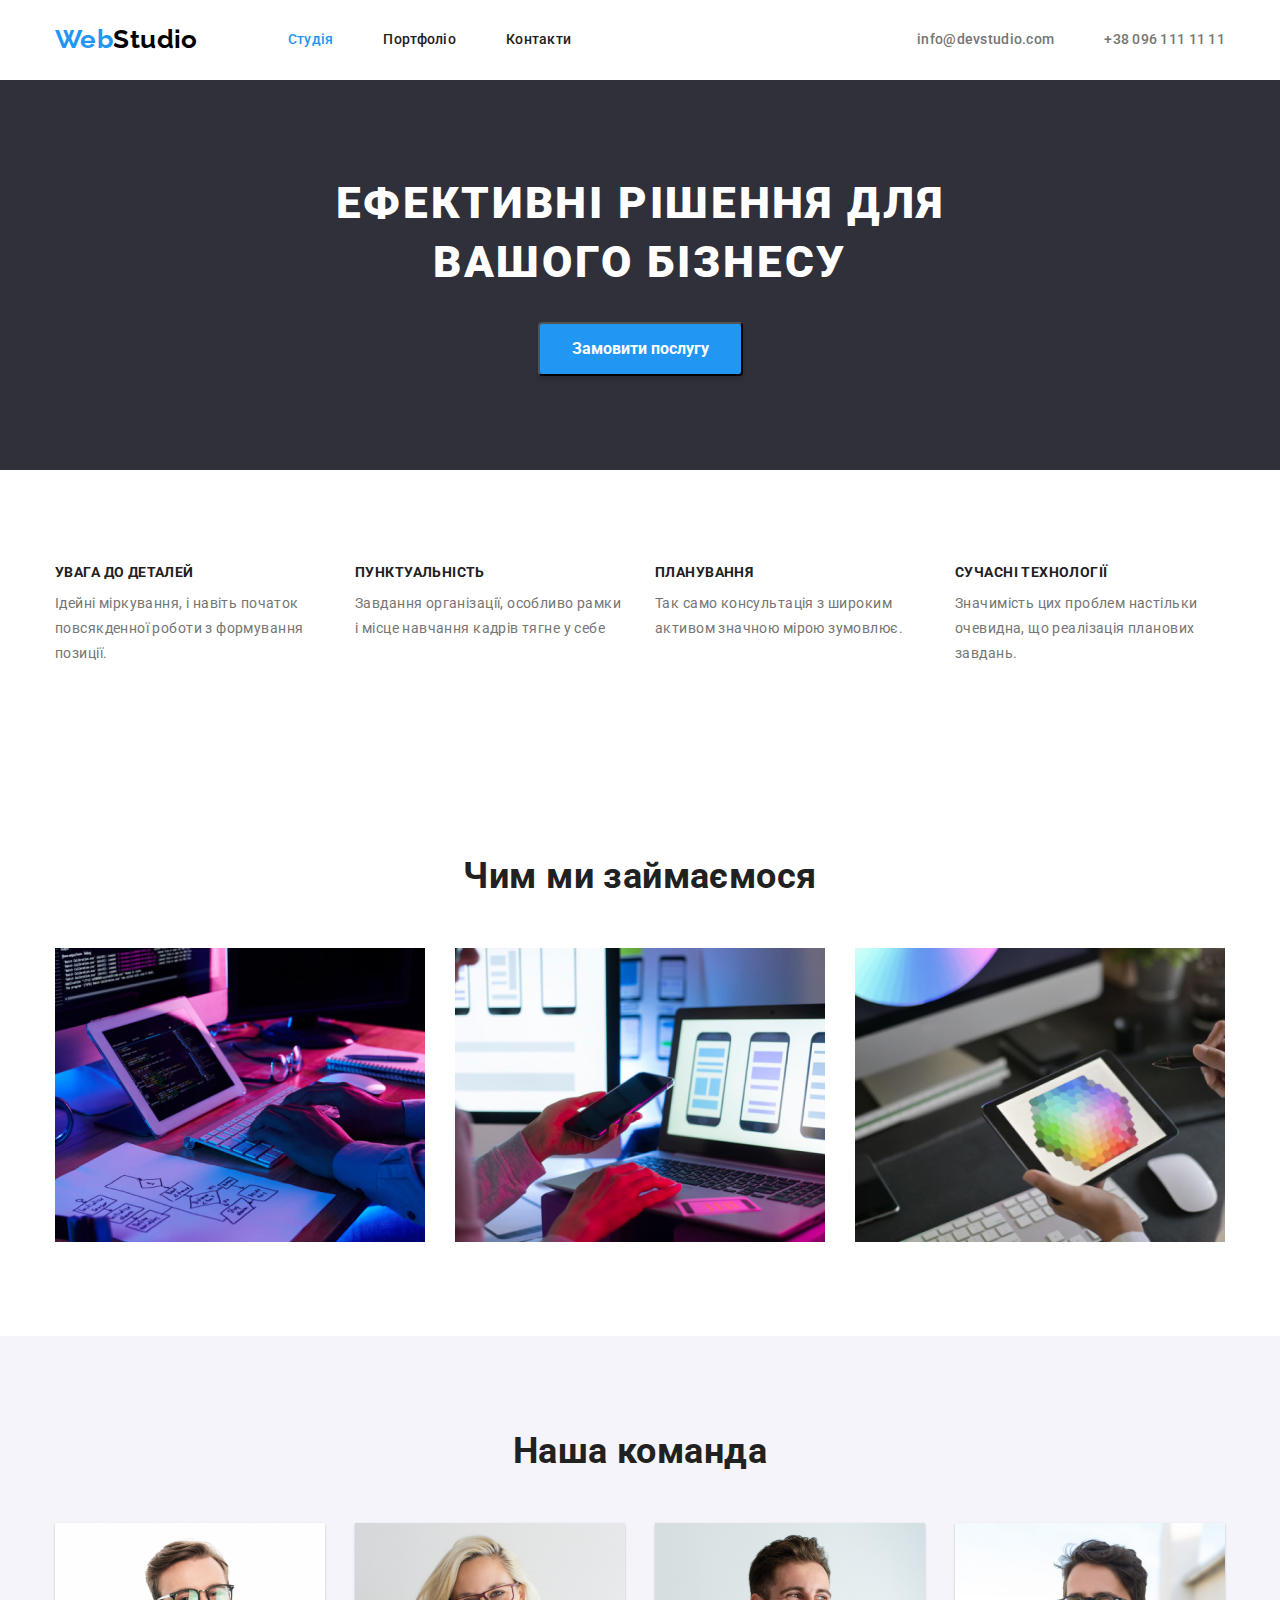
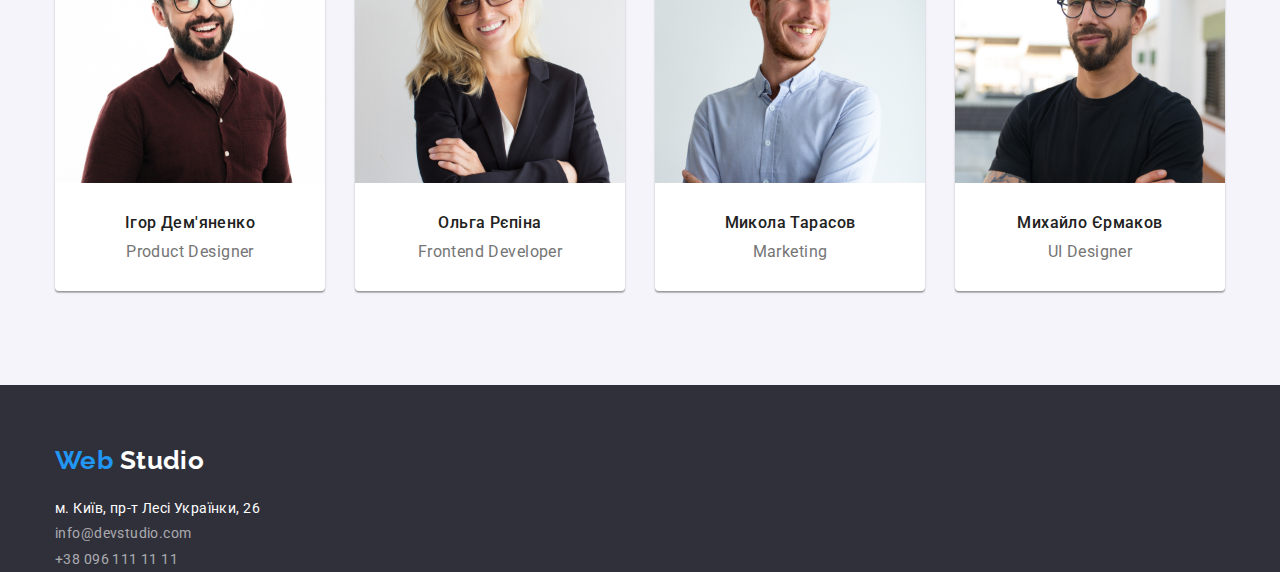
<file: index.html>
<!DOCTYPE html>
<html lang="uk">
  <head>
    <meta charset="UTF-8" />
    <meta http-equiv="X-UA-Compatible" content="IE=edge" />
    <meta name="viewport" content="width=device-width, initial-scale=1.0" />
    <link rel="preconnect" href="https://fonts.googleapis.com" />
    <link rel="preconnect" href="https://fonts.gstatic.com" crossorigin />
    <link
      href="https://fonts.googleapis.com/css2?family=Raleway:wght@700&family=Roboto:wght@400;500;700;900&display=swap"
      rel="stylesheet"
    />
    <link
      rel="stylesheet"
      href="https://cdnjs.cloudflare.com/ajax/libs/modern-normalize/1.1.0/modern-normalize.min.css"
    />
    <link rel="stylesheet" href="./css/styles.css" />
    <title>Студія</title>
  </head>
  <body>
    <a href="" class="test-link"></a>

    <!-- шапка сайта -->
    <header class="page-header">
      <div class="container nav-header">
        <nav class="nav-header">
          <a class="logo" href="./index.html">Web<span class="text-logo">Studio</span> </a>
          <ul class="site-nav">
            <li class="item">
              <a class="nav-link current" href="./index.html">Студія</a>
            </li>
            <li class="item">
              <a class="nav-link" href="./portfolio.html">Портфоліо</a>
            </li>
            <li class="item"><a class="nav-link" href="./dima.html">Контакти</a></li>
          </ul>
        </nav>

        <ul class="auth-nav">
          <li class="item">
            <a class="test-link" href="mailto:info@devstudio.com"> info@devstudio.com</a>
          </li>
          <li class="item">
            <a class="test-link" href="tel:+380961111111"> +38 096 111 11 11</a>
          </li>
        </ul>
      </div>
    </header>
    <!-- main -->

    <main>
      <section class="section hero">
        <div class="container">
          <h1 class="hero-title">
            Ефективні рішення для <br />
            вашого бізнесу
          </h1>
          <button class="button-studio" type="button">
            <span class="button-text"> Замовити послугу</span>
          </button>
        </div>
      </section>

      <!-- feature -->
      <section class="section">
        <div class="container feature">
          <h2 class="visually-hidden">Переваги</h2>
          <ul class="feature-list">
            <li class="item">
              <h3 class="feature-title">УВАГА ДО ДЕТАЛЕЙ</h3>
              <p class="feature-text">
                Ідейні міркування, і навіть початок повсякденної роботи з формування позиції.
              </p>
            </li>
            <li class="item">
              <h3 class="feature-title">ПУНКТУАЛЬНІСТЬ</h3>
              <p class="feature-text">
                Завдання організації, особливо рамки і місце навчання кадрів тягне у себе
              </p>
            </li>
            <li class="item">
              <h3 class="feature-title">ПЛАНУВАННЯ</h3>
              <p class="feature-text">
                Так само консультація з широким активом значною мірою зумовлює.
              </p>
            </li>
            <li class="item">
              <h3 class="feature-title">СУЧАСНІ ТЕХНОЛОГІЇ</h3>
              <p class="feature-text">
                Значимість цих проблем настільки очевидна, що реалізація планових завдань.
              </p>
            </li>
          </ul>
        </div>
      </section>
      <!-- what we do -->
      <section class="section">
        <div class="container">
          <h2 class="section-title">Чим ми займаємося</h2>
          <ul class="work-list">
            <li class="photo-work">
              <img src="./img/img1.jpg" alt="робимо техничний проект" width="370" />
            </li>
            <li class="photo-work">
              <img src="./img/img2.jpg" alt="создаємо інтерактивні елементи" width="370" />
            </li>
            <li class="photo-work">
              <img src="./img/img3.jpg" alt="розроблюємо зовнішній вигляд сайта" width="370" />
            </li>
          </ul>
        </div>
      </section>
      <!-- team -->
      <section class="team section">
        <div class="container">
          <h2 class="title">Наша команда</h2>
          <ul class="team-list">
            <li class="photo-team">
              <img src="./img/img4.jpg" alt="Дизайнер продукту" width="270" />
              <div class="cards">
                <h3 class="title-name">Ігор Дем'яненко</h3>
                <p class="job-title">Product Designer</p>
              </div>
            </li>
            <li class="photo-team">
              <img src="./img/img5.jpg" alt="Розробник інтерфейсу " width="270" />
              <div class="cards">
                <h3 class="title-name">Ольга Рєпіна</h3>
                <p class="job-title">Frontend Developer</p>
              </div>
            </li>
            <li class="photo-team">
              <img src="./img/img6.jpg" alt="Маркетинг" width="270" />
              <div class="cards">
                <h3 class="title-name">Микола Тарасов</h3>
                <p class="job-title">Marketing</p>
              </div>
            </li>
            <li class="photo-team">
              <img src="./img/img7.jpg" alt="Дизайнер інтерфейсу користувача" width="270" />
              <div class="cards">
                <h3 class="title-name">Михайло Єрмаков</h3>
                <p class="job-title">UI Designer</p>
              </div>
            </li>
          </ul>
        </div>
      </section>
    </main>
    <!-- footer -->
    <footer class="footer footer-style">
      <div class="container">
        <a class="logo" href="./index.html"> Web <span class="logo-footer">Studio</span></a>
        <address style="font-style: normal">
          <ul class="footer-list">
            <li class="footer-item">
              <a class="address" href="#">м. Київ, пр-т Лесі Українки, 26</a>
            </li>
            <li class="footer-item">
              <a class="link" href="mailto:info@devstudio.com"> info@devstudio.com </a>
            </li>
            <li class="footer-item">
              <a class="link" href="tel:+380961111111">+38 096 111 11 11</a>
            </li>
          </ul>
        </address>
      </div>
    </footer>
  </body>
</html>
</file>
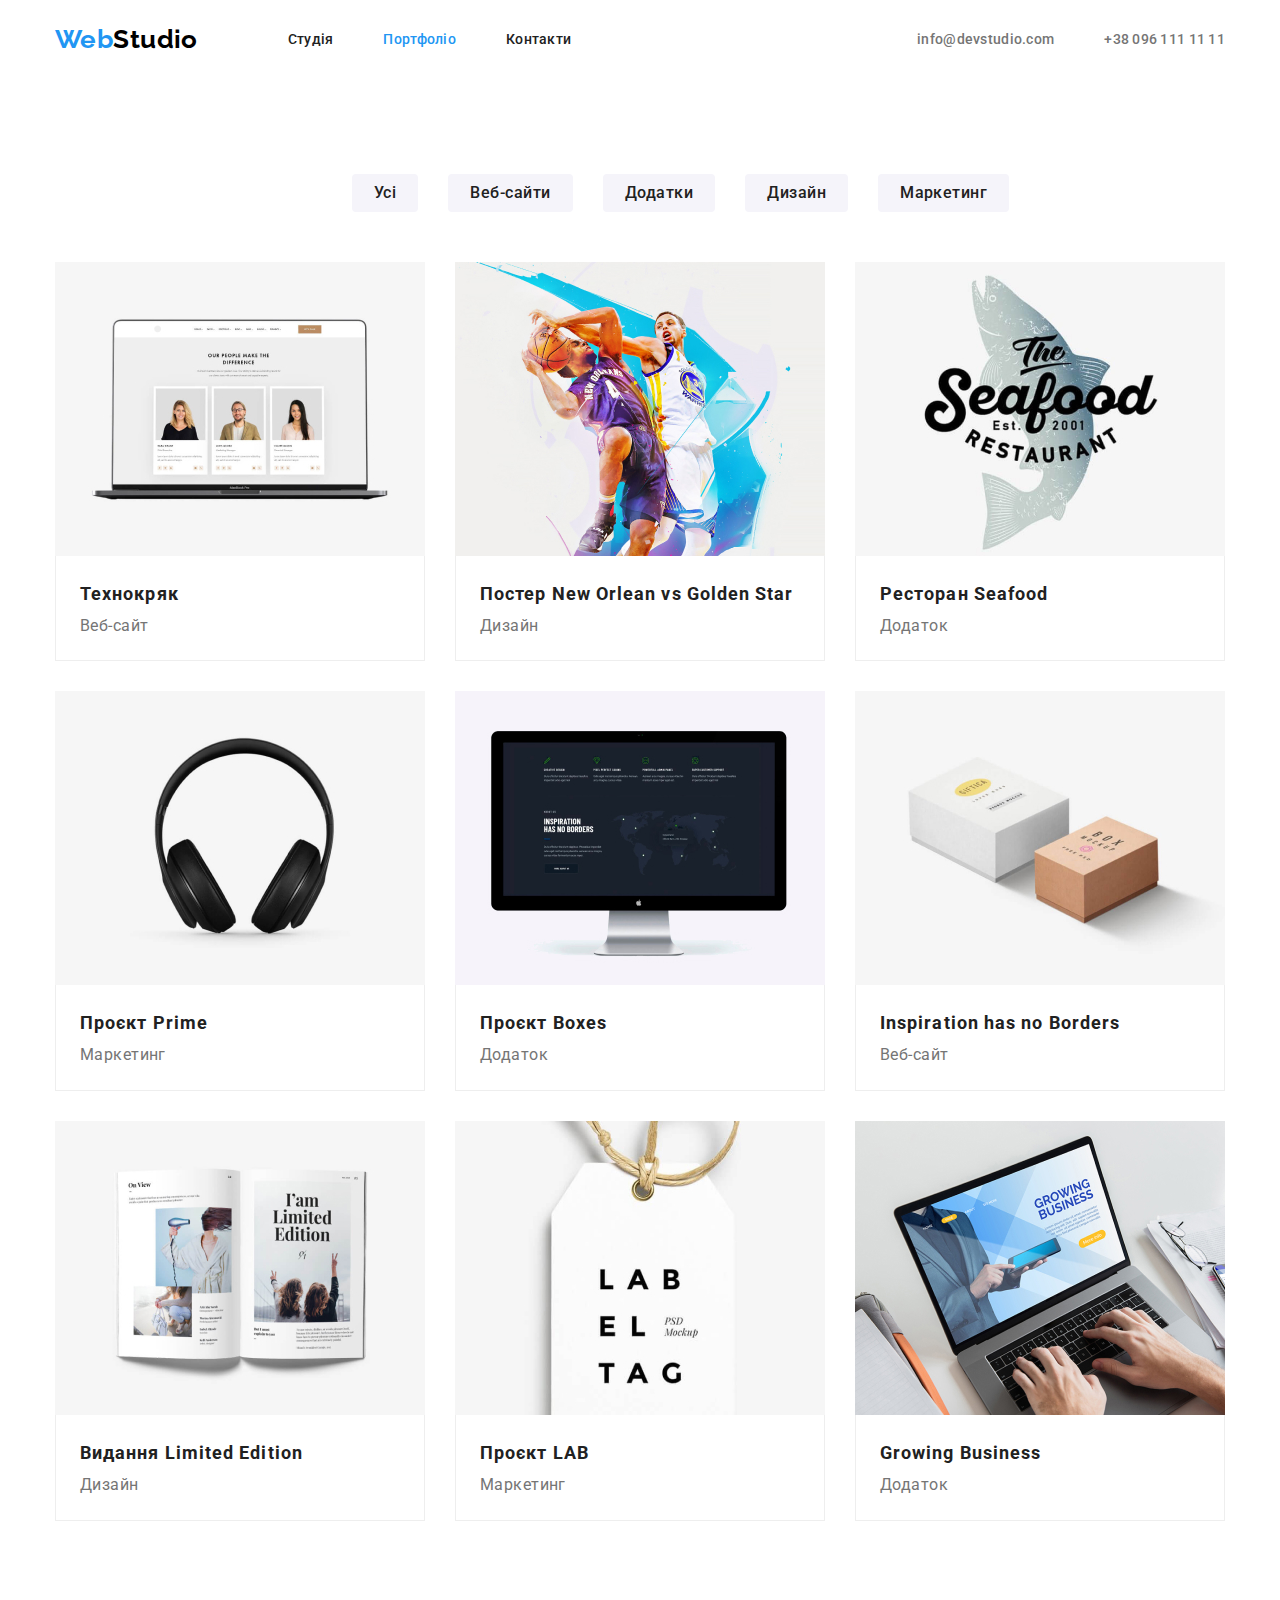
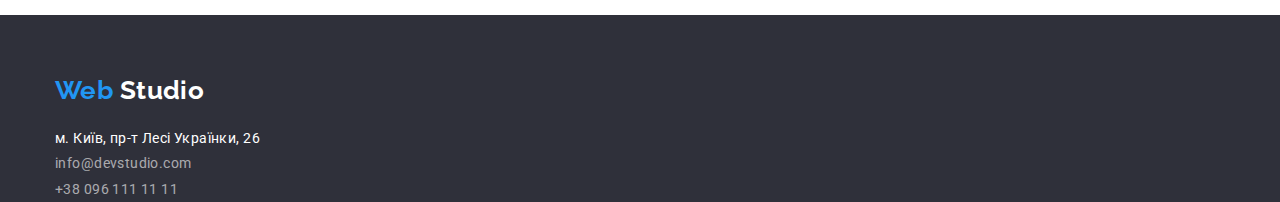
<file: portfolio.html>
<!DOCTYPE html>
<html lang="uk">
  <head>
    <meta charset="UTF-8" />
    <meta http-equiv="X-UA-Compatible" content="IE=edge" />
    <meta name="viewport" content="width=device-width, initial-scale=1.0" />
    <link rel="preconnect" href="https://fonts.googleapis.com" />
    <link rel="preconnect" href="https://fonts.gstatic.com" crossorigin />
    <link
      href="https://fonts.googleapis.com/css2?family=Raleway:wght@700&family=Roboto:wght@400;500;700;900&display=swap"
      rel="stylesheet"
    />
    <link
      rel="stylesheet"
      href="https://cdnjs.cloudflare.com/ajax/libs/modern-normalize/1.1.0/modern-normalize.min.css"
    />
    <link rel="stylesheet" href="./css/styles.css" />
    <title>Портфоліо</title>
  </head>
  <body>
    <a href="" class="test-link"></a>
    <!-- Шапка -->
    <header class="page-header">
      <div class="container nav-header">
        <nav class="nav-header">
          <a class="logo" href="./index.html">Web<span class="text-logo">Studio</span> </a>
          <ul class="site-nav">
            <li class="item">
              <a class="nav-link" href="./index.html">Студія</a>
            </li>
            <li class="item">
              <a class="nav-link current" href="./portfolio.html">Портфоліо</a>
            </li>
            <li class="item"><a class="nav-link" href="#">Контакти</a></li>
          </ul>
        </nav>

        <ul class="auth-nav">
          <li class="item">
            <a class="test-link" href="mailto:info@devstudio.com"> info@devstudio.com</a>
          </li>
          <li class="item">
            <a class="test-link" href="tel:+380961111111"> +38 096 111 11 11</a>
          </li>
        </ul>
      </div>
    </header>
    <!-- main -->
    <main>
      <!-- filter -->
      <section class="section portfolio">
        <div class="container">
          <h1 class="visually-hidden">Наши роботи</h1>
          <ul class="filter-list">
            <li class="filter-item">
              <button class="button" type="button">Усі</button>
            </li>
            <li class="filter-item">
              <button class="button" type="button">Веб-сайти</button>
            </li>
            <li class="filter-item">
              <button class="button" type="button">Додатки</button>
            </li>
            <li class="filter-item">
              <button class="button" type="button">Дизайн</button>
            </li>
            <li class="filter-item">
              <button class="button" type="button">Маркетинг</button>
            </li>
          </ul>

          <!-- projekt -->

          <ul class="projekt">
            <li class="projekt-list">
              <img src="./img/img8.jpg" alt="Веб-сайт Технокряк" />
              <div class="wrapper">
                <h2 class="projekt-title">Технокряк</h2>
                <p class="text-projekt">Веб-сайт</p>
              </div>
            </li>

            <li class="projekt-list">
              <img src="./img/img9.jpg" alt=" Дизайн Постера" />
              <div class="wrapper">
                <h2 class="projekt-title">Постер New Orlean vs Golden Star</h2>
                <p class="text-projekt">Дизайн</p>
              </div>
            </li>
            <li class="projekt-list">
              <img src="./img/img10.jpg" alt=" Додаток Ресторана" />

              <div class="wrapper">
                <h2 class="projekt-title">Ресторан Seafood</h2>
                <p class="text-projekt">Додаток</p>
              </div>
            </li>
            <li class="projekt-list">
              <img src="./img/img11.jpg" alt="Маркетинг проєкта" />
              <div class="wrapper">
                <h2 class="projekt-title">Проєкт Prime</h2>
                <p class="text-projekt">Маркетинг</p>
              </div>
            </li>
            <li class="projekt-list">
              <img src="./img/img12.jpg" alt="Додаток проєкта" />
              <div class="wrapper">
                <h2 class="projekt-title">Проєкт Boxes</h2>
                <p class="text-projekt">Додаток</p>
              </div>
            </li>
            <li class="projekt-list">
              <img src="./img/img13.jpg" alt="Разработка Веб-сайта" />
              <div class="wrapper">
                <h2 class="projekt-title">Inspiration has no Borders</h2>
                <p class="text-projekt">Веб-сайт</p>
              </div>
            </li>
            <li class="projekt-list">
              <img src="./img/img14.jpg" alt="Дизайн Видання" />
              <div class="wrapper">
                <h2 class="projekt-title">Видання Limited Edition</h2>
                <p class="text-projekt">Дизайн</p>
              </div>
            </li>
            <li class="projekt-list">
              <img src="./img/img15.jpg" alt="Маркетинг проєкта" />
              <div class="wrapper">
                <h2 class="projekt-title">Проєкт LAB</h2>
                <p class="text-projekt">Маркетинг</p>
              </div>
            </li>
            <li class="projekt-list">
              <img src="./img/img16.jpg" alt="Додаток проєкта" />
              <div class="wrapper">
                <h2 class="projekt-title">Growing Business</h2>
                <p class="text-projekt">Додаток</p>
              </div>
            </li>
          </ul>
        </div>
      </section>
    </main>
    <!-- footer -->
    <footer class="footer">
      <div class="container">
        <a class="logo" href="./index.html"> Web <span class="logo-footer">Studio</span></a>
        <address style="font-style: normal">
          <ul class="footer-list">
            <li class="footer-item">
              <a class="address" href="#">м. Київ, пр-т Лесі Українки, 26</a>
            </li>
            <li class="footer-item">
              <a class="link" href="mailto:info@devstudio.com"> info@devstudio.com </a>
            </li>
            <li class="footer-item">
              <a class="link" href="tel:+380961111111">+38 096 111 11 11</a>
            </li>
          </ul>
        </address>
      </div>
    </footer>
  </body>
</html>
</file>
<file: css/styles.css>
html {
  box-sizing: border-box;
}
*,
*::before,
*::after {
  box-sizing: inherit;
}
/* body */
:root {
  --primary-text-color: #757575;
  --title-text-color: #212121;
  --accent-color: #2196f3;
  --primary-bg-color: #ffffff;
}

body {
  margin: 0;
  background-color: var(--primary-bg-color);
  color: var(--title-text-color);
  font-style: normal;
  font-family: Roboto, sans-serif;
  font-size: 14px;
  letter-spacing: 0.03em;
}

ul {
  list-style: none;
  padding: 0px;
}
a {
  text-decoration-line: none;
}

ul,
p,
div,
h1,
h2,
h3 {
  margin: 0;
}

.visually-hidden {
  position: absolute;
  width: 0px;
  height: 1px;
  margin: -1px;
  border: 0;
  padding: 0;
  white-space: nowrap;
  clip-path: inset(100%);
  clip: rect(0 0 0 0);
  overflow: hidden;
}
.section {
  padding-top: 94px;
  padding-bottom: 94px;
}

.no-padding {
  padding-top: 0;
}
.container {
  padding-left: 15px;
  padding-right: 15px;
  margin-left: auto;
  margin-right: auto;
  width: 1200px;
}

img {
  display: block;
  box-sizing: border-box;
  height: auto;
}
/* header */
.page-header {
  margin-top: 0;
  margin-bottom: 0;
  background: var(--primary-bg-color);
}

.nav-header {
  display: flex;
  align-items: center;
}
/* nav */
.site-nav {
  display: flex;
  margin-left: 90px;
}

.site-nav .item:not(:last-child) {
  margin-right: 50px;
}

.nav-link {
  display: block;
  padding-top: 32px;
  padding-bottom: 32px;
  font-weight: 500;
  line-height: 1.14;
  letter-spacing: 0.02em;
  color: var(--title-text-color);
}
.current {
  color: var(--accent-color);
}

.auth-nav {
  display: flex;
  margin-left: auto;
}

.auth-nav .item + .item {
  margin-left: 50px;
}

.test-link {
  display: block;
  font-weight: 500;
  line-height: 1.14;
  letter-spacing: 0.02em;
  color: var(--primary-text-color);
}

.test-link:hover,
.test-link:focus {
  color: var(--accent-color);
}
/* logo nav */
.logo {
  margin-top: 0px;
  font-family: Raleway;
  font-weight: 700;
  font-size: 26px;
  line-height: 1.2;
  color: var(--accent-color);
}

.text-logo {
  color: #000000;
}

/* main portfolio */
.projekt {
  display: flex;
  flex-wrap: wrap;
}

.projekt-list {
  height: 404 px;
  max-width: 370px;
  margin-right: 30px;
  margin-bottom: 30px;
}
.portfolio .projekt .wrapper {
  padding-bottom: 20px;
  padding-top: 20px;
  padding-left: 24px;
  padding-right: 24px;
  border: 1px solid #eeeeee;
  border-top: none;
}

.projekt-list:nth-child(3n) {
  margin-right: 0;
}

.projekt-list:nth-last-child(-n + 3) {
  margin-bottom: 0;
}

.projekt-title {
  font-size: 18px;
  line-height: 2;
  letter-spacing: 0.06em;
}

.text-projekt {
  font-size: 16px;
  line-height: 1.8;
  color: var(--primary-text-color);
}

/* main */
/* hero */
.hero {
  text-align: center;
  background-color: #2f303a;
}

.hero-title {
  margin-top: 0;
  margin-bottom: 30px;
  font-weight: 900;
  font-size: 44px;
  line-height: 1.34;
  text-align: center;
  letter-spacing: 0.06em;
  text-transform: uppercase;
  color: var(--primary-bg-color);
}

/* portfolio filter */

.filter-list {
  display: flex;
  align-items: center;
  margin-left: 297px;
}

.filter-item {
  margin-right: 30px;
}

.filter-list .filter-item:not(:last-child) {
  margin-right: 30px;
}
/* button */
.button {
  padding-top: 6px;
  padding-bottom: 6px;
  padding-left: 22px;
  padding-right: 22px;
  display: inline-block;
  border: none;
  background-color: #f5f4fa;
  text-align: center;
  border-radius: 4px;
  margin-bottom: 50px;
  cursor: pointer;
  font-family: inherit;
  line-height: 1.6em;
  letter-spacing: 0.03em;
  font-weight: 500;
  font-size: 16px;
  color: var(--title-text-color);
}
.button:hover,
.button:focus {
  background-color: var(--accent-color);
  color: var(--primary-bg-color);
  box-shadow: 0px 3px 1px rgba(0, 0, 0, 0.1), 0px 1px 2px rgba(0, 0, 0, 0.08),
    0px 2px 2px rgba(0, 0, 0, 0.12);
}
/* studio */
.button-studio {
  padding-top: 10px;
  padding-bottom: 10px;
  padding-left: 32px;
  padding-right: 32px;
  cursor: pointer;
  font-family: inherit;
  background: var(--accent-color);
  box-shadow: 0px 4px 4px rgba(0, 0, 0, 0.15);
  border-radius: 4px;
}

.button-text {
  font-family: inherit;
  font-weight: 700;
  font-size: 16px;
  line-height: 1.9;
  color: var(--primary-bg-color);
}

/* feature */

.feature {
  display: flex;
}
.feature-list {
  display: flex;
  flex-wrap: nowrap;
}

.feature-list .item {
  width: 270px;
  margin-right: 30px;
}

.item:last-child {
  margin-right: 0;
}

.feature-title {
  margin-top: 0;
  margin-bottom: 10px;
  font-size: 14px;
  line-height: 1.2;
  text-transform: uppercase;
  color: var(--title-text-color);
}

.feature-text {
  margin-top: 0;
  margin-bottom: 0;
  line-height: 1.8;
  color: var(--primary-text-color);
}
/* what we do */

.section-title {
  margin-top: 0;
  margin-bottom: 50px;
  font-size: 36px;
  line-height: 1.2;
  text-align: center;
  color: var(--title-text-color);
  color: var(--title-text-color);
  color: var(--title-text-color);
}

.work-list {
  display: flex;
}

.photo-work {
  margin-right: 30px;
  width: 370px;
  height: 294px;
}

.photo-work:last-child {
  margin-right: 0;
}

/* team */
.team {
  background-color: #f5f4fa;
}

.title {
  margin-top: 0;
  margin-bottom: 50px;
  font-size: 36px;
  line-height: 1.2;
  text-align: center;
  color: var(--title-text-color);
}

.team-list {
  display: flex;
}

.cards {
  padding-top: 30px;
}
.cards .title-name {
  padding-bottom: 10px;
}

.title-name {
  font-weight: 500;
  font-size: 16px;
  line-height: 1.2;
  text-align: center;
  color: var(--title-text-color);
}

.job-title {
  margin-top: 0;
  padding-bottom: 0;
  font-size: 16px;
  line-height: 1.2;
  text-align: center;
  color: var(--primary-text-color);
}

.photo-team {
  margin-top: 0;
  margin-bottom: 0;
  margin-right: 30px;
  width: 270px;
  height: 368px;
  background: var(--primary-bg-color);
  box-shadow: 0px 1px 3px rgba(0, 0, 0, 0.12), 0px 1px 1px rgba(0, 0, 0, 0.14),
    0px 2px 1px rgba(0, 0, 0, 0.2);
  border-radius: 0px 0px 4px 4px;
}

.photo-team:last-child {
  margin-right: 0;
}

/* footer */
.footer {
  background-color: #2f303a;
}
.footer .container {
  padding-top: 60px;
}
.logo-footer {
  color: var(--primary-bg-color);
}
.address {
  line-height: 1.8;
  color: var(--primary-bg-color);
}

.footer-list {
  display: flex;
  flex-direction: column;
  flex-grow: 1;
  margin-top: 20px;
}

.footer-item {
  padding-bottom: 10 px;
  font-style: normal;
}
.feature-list > .footer-item {
  flex-grow: 1;
}

.link {
  line-height: 1.8;
  color: rgba(255, 255, 255, 0.6);
}

.link:hover,
.link:focus {
  color: var(--accent-color);
}
</file>
